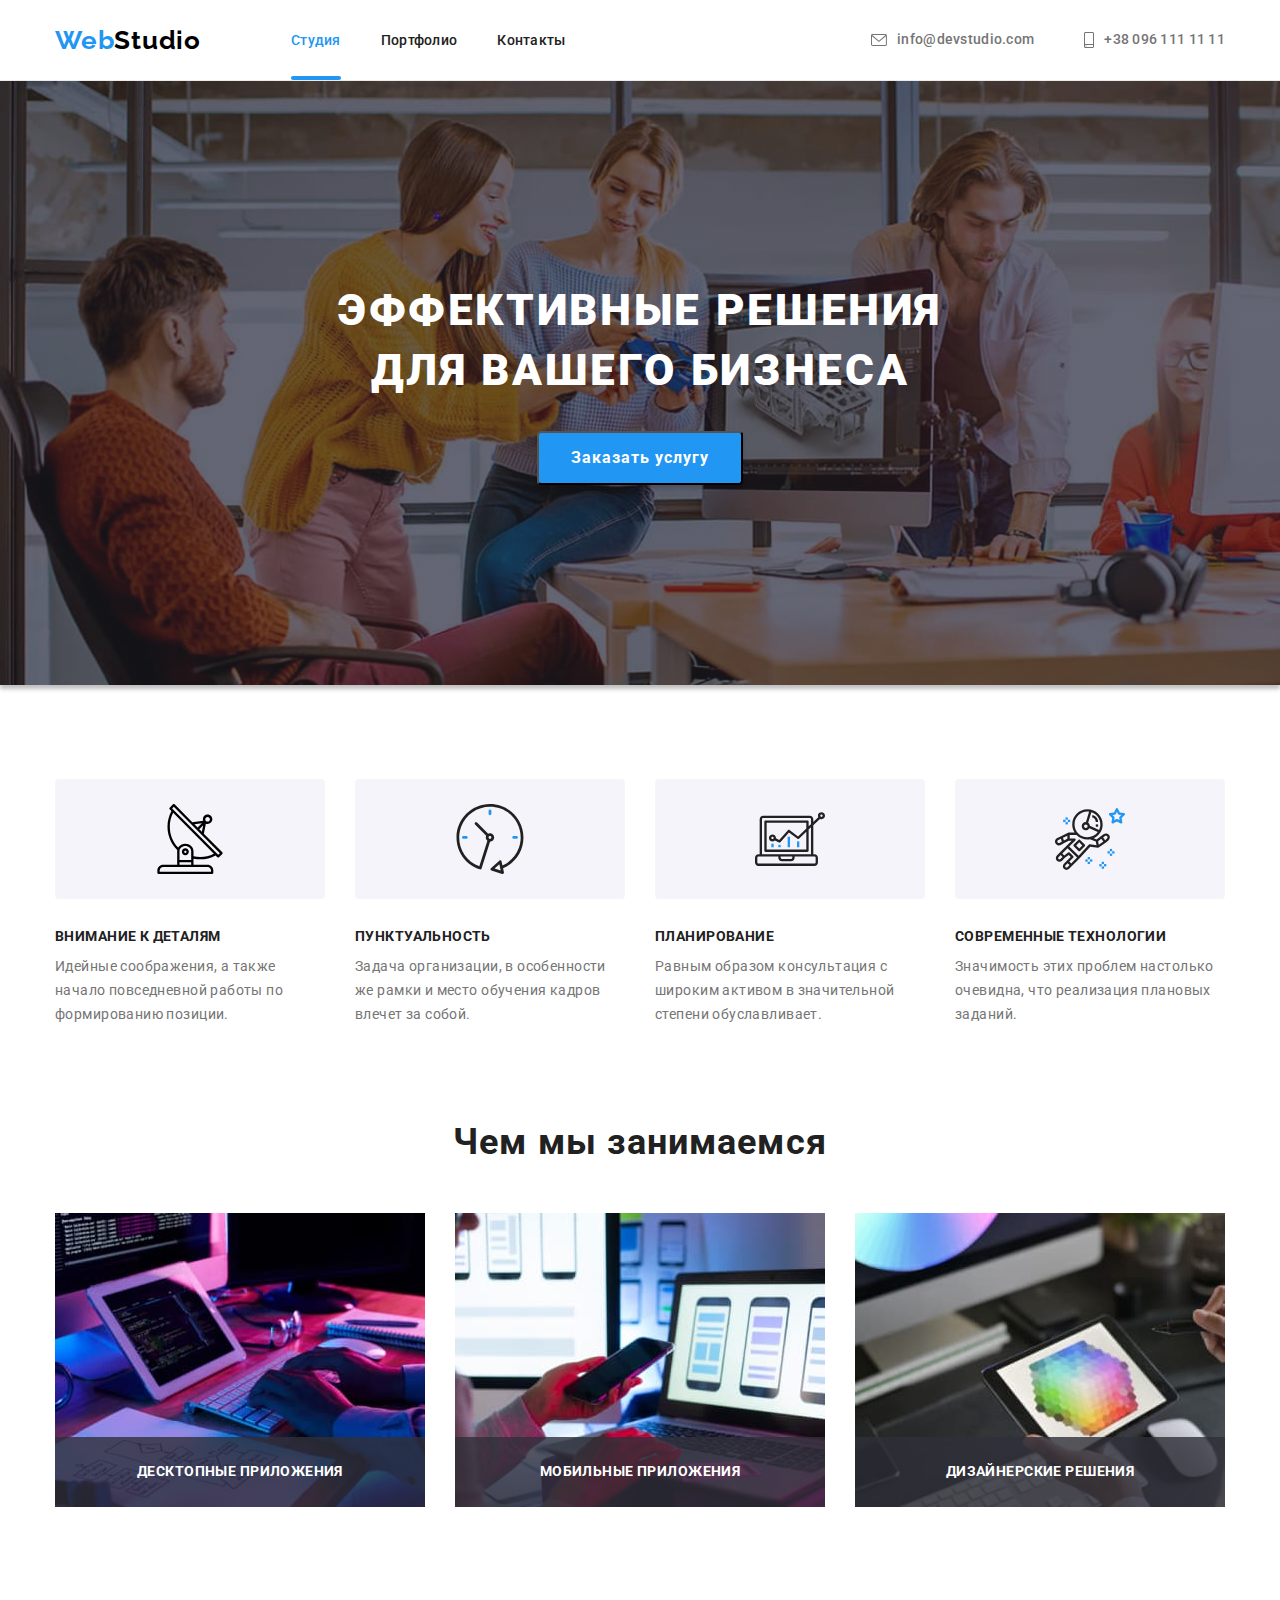
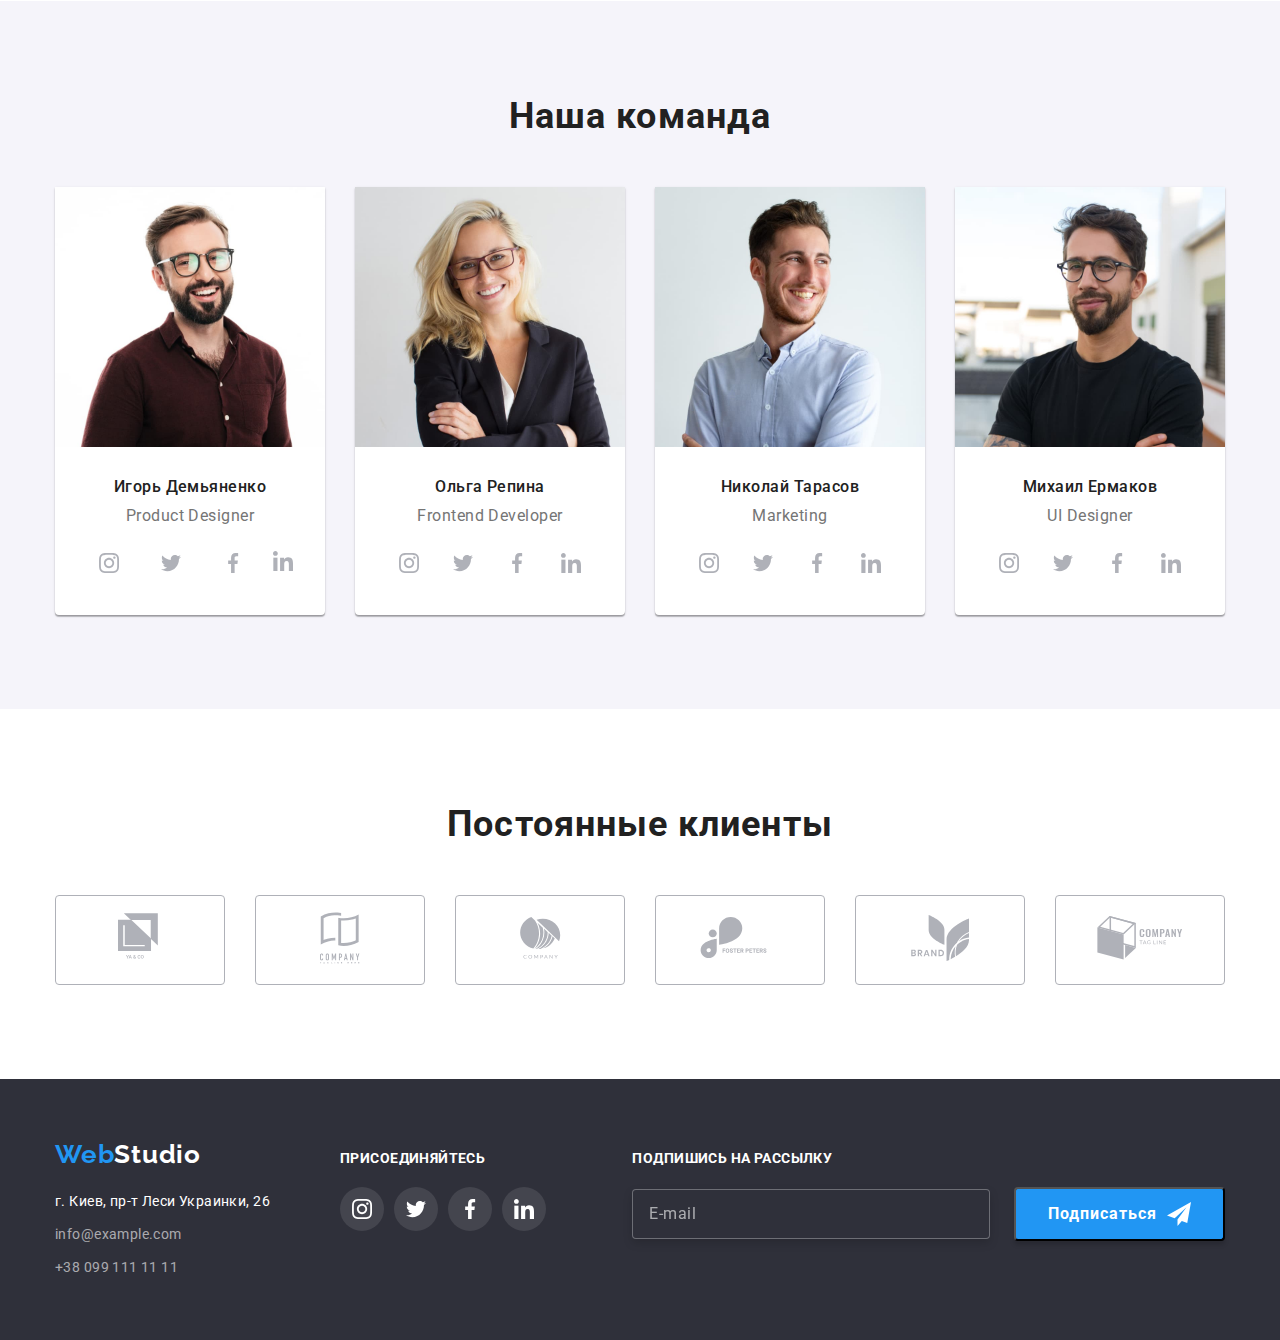
<file: index.html>
<!DOCTYPE html>
<html lang="ru">
<head>
    <meta charset="UTF-8">
    <meta name="viewport" content="width=device-width, initial-scale=1.0">
    <title>Веб Студия</title>
    <link rel="stylesheet" href="https://cdnjs.cloudflare.com/ajax/libs/modern-normalize/1.0.0/modern-normalize.min.css">
    <link rel="preconnect" href="https://fonts.gstatic.com">
    <link href="https://fonts.googleapis.com/css2?family=Raleway:wght@700&family=Roboto:wght@400;500;700;900&display=swap"
        rel="stylesheet">
    <link rel="stylesheet" href="./css/main.min.css" />

    <!-- Подключение анимации-->
        <link rel="stylesheet" href="https://cdnjs.cloudflare.com/ajax/libs/animate.css/4.1.1/animate.min.css" />
</head>
<body>
     <header class="page-header">
            <div class="page-header__container container about__container">
                <nav class="page-header__navigation">
                    <a class="page-logo link animate__heartBeat" lang="en" href=""><span class="page-logo__logo-text--accent-color">Web</span>Studio</a>
                    <ul class="page-header__navigation-list list">
                        <li class="page-header__navigation-item link">
                            <a class="page-header__navigation-link link page-header__navigation-link--active" href="">Студия</a>
                        </li>
                        <li class="page-header__navigation-item link">
                            <a class="page-header__navigation-link link" href="./portfolio.html">Портфолио</a>
                        </li>
                        <li class="page-header__navigation-item link">
                            <a class="page-header__navigation-link link" href="">Контакты</a>
                        </li>
                    </ul>
                </nav>
                <ul class="page-header__contact-list list">
                    <li class="page-header__contact-item">
                        <a class="mail-link link" href="mailto:info@devstudio.com">
                            <svg class="mail-icon" width="16" height="12">
                                <use href="./images/icons.svg#icon-envelope-hover"></use>
                            </svg>info@devstudio.com</a>
                    </li>
                    <li class="page-header__contact-item">
                        <a class="tel-link link" href="tel:+380961111111">
                            <svg class="tel-icon" width="10" height="16">
                                <use href="./images/icons.svg#icon-smartphone"></use>
                            </svg>+38 096 111 11 11</a>
                    </li>
                </ul>
            </div>
    </header>    
        <main>

            <!--Секция Hero-->
            
            <section class="hero">
                <div class="hero__container">
                    <h1 class="hero__title">Эффективные решения для вашего бизнеса</h1>
                    <button class="button" type="button" data-modal-open>Заказать услугу</button>
                </div>
            </section>

            <!--Секция Преимущества-->

            <section class="about">
                <div class="about__container">
                    <h2 class="about__title visually-hidden">Преимущества Веб Студии</h2>
                    
                    <ul class="about__advantages-list list">
                        <li class="about__advantages-list-item">
                            <div class="about__icon-box">
                                <svg class="about__advantages-icon" width="70" height="70">
                                    <use href="./images/icons.svg#icon-antenna"></use>
                                </svg>
                            </div>
                            <h3 class="about__advantages-designation">Внимание к деталям</h3>
                            <p class="about__advantages-description">Идейные соображения, а также начало повседневной работы по формированию
                                позиции.
                            </p>
                        </li>
                        <li class="about__advantages-list-item">
                            <div class="about__icon-box">
                                <svg class="about__advantages-icon" width="70" height="70">
                                    <use href="./images/icons.svg#icon-clock"></use>
                                </svg>
                            </div>
                            <h3 class="about__advantages-designation">Пунктуальность</h3>
                            <p class="about__advantages-description">Задача организации, в особенности же рамки и место обучения кадров влечет за
                                собой.
                            </p>
                        </li>
                        <li class="about__advantages-list-item">
                            <div class="about__icon-box">
                                <svg class="about__advantages-icon" width="70" height="70">
                                    <use href="./images/icons.svg#icon-diagram"></use>
                                </svg>
                            </div>
                            <h3 class="about__advantages-designation">Планирование</h3>
                            <p class="about__advantages-description">Равным образом консультация с широким активом в значительной степени
                                обуславливает.
                            </p>
                        </li>
                        <li class="about__advantages-list-item">
                            <div class="about__icon-box">
                                <svg class="about__advantages-icon" width="70" height="70">
                                    <use href="./images/icons.svg#icon-astronaut"></use>
                                </svg>
                            </div>
                            <h3 class="about__advantages-designation">Современные технологии</h3>
                            <p class="about__advantages-description">Значимость этих проблем настолько очевидна, что реализация плановых заданий.
                            </p>
                        </li>
                    </ul>
                </div>
            </section>

            <!--Род деятельности-->

            <section class="about about--for-skills">
                <div class="about__container">
                    <h2 class="about__title">Чем мы занимаемся</h2>
                    <ul class="about__skills-list list">
                        <li class="about__skills-list-item">
                            <div class="about__skill-thumb">
                                <img class="about__skill-image" src="./images/what-we-do/img-1.jpg" width="370" height="294"
                                    alt="Веб разработчик стилизирует сайт с помощью каскадной таблицы стилей." />
                                    <p class="about__skill-example">Десктопные приложения</p>
                            </div>
                        </li>
                        <li class="about__skills-list-item">
                            <div class="about__skill-thumb"> 
                                <img class="about__skill-image" src="./images/what-we-do/img-2.jpg" width="370" height="294"
                                    alt="Веб дизайнер подбирает дизайн сайта для мобильного телефона." />
                                <p class="about__skill-example">Мобильные приложения</p>
                            </div>
                        </li>
                        <li class="about__skills-list-item">
                            <div class="about__skill-thumb">
                                <img class="skills__image" src="./images/what-we-do/img-3.jpg" width="370" height="294"
                                    alt="Веб дизайнер смотрит на палитру цветов на планшете." />
                                <p class="about__skill-example">Дизайнерские решения</p>
                            </div>
                        </li>
                    </ul>
                </div>
            </section>
            
            <!--Наша команда-->

            <section class="about about--team">
                <div class="about__container">
                    <h2 class="about__title">Наша команда</h2>
                    <ul class="about__team-list list">
                        <li class="about__team-list-item">
                            <img class="about__team-member-photo" src="./images/team/img.jpg" width="270" height="260"
                                alt="Улыбающийся парень с бородой, в очках, бордовой рубашке." />
                           <div class="about__team-member-description">
                                <h3 class="about__team-member-name">Игорь Демьяненко</h3>
                                <p class="about__team-member-job" lang="en">Product Designer</p>
                                <ul class="social-list">
                                    <li class="social-list__item list">
                                        <a href="" class="social-list__link link">
                                            <svg class="social-list__icon" width="20" height="20">
                                                <use href="./images/icons.svg#icon-instagram"></use>
                                            </svg>
                                        </a>
                                    </li>
                                    <li class="social-list__item list">
                                        <a href="" class="social-list__link link">
                                            <svg class="social-list__icon" width="20" height="20">
                                                 <use href="./images/icons.svg#icon-twitter"></use>
                                            </svg>
                                        </a>
                                    </li>
                                    <li class="social-list__item list">
                                        <a href="" class="social-list__link link">
                                            <svg class="social-list__icon" width="20" height="20">
                                                <use href="./images/icons.svg#icon-facebook"></use>
                                            </svg>
                                        </a>
                                    </li>
                                    <li class="social-list__item list">
                                        <a href="" class="social-list__ink link">
                                            <svg class="social-list__icon" width="20" height="20">
                                                <use href="./images/icons.svg#icon-linkedin"></use>
                                         </svg>
                                        </a>
                                    </li>
                                </ul>
                           </div>
                        </li>
                        <li class="about__team-list-item">
                            <img class="about__team-member-photo" src="./images/team/img-1.jpg" width="270" height="260"
                                alt="Улыбающаяся девушка блондинка, в очках и темно-сером пиджаке." />
                            <div class="about__team-member-description">
                                <h3 class="about__team-member-name">Ольга Репина</h3>
                                <p class="about__team-member-job" lang="en">Frontend Developer</p>
                                <ul class="social-list">
                                    <li class="social-list__item list">
                                        <a href="" class="social-list__link link">
                                            <svg class="social-list__icon" width="20" height="20">
                                                <use href="./images/icons.svg#icon-instagram"></use>
                                            </svg>
                                        </a>
                                    </li>
                                    <li class="social-list__item list">
                                        <a href="" class="social-list__link link">
                                            <svg class="social-list__icon" width="20" height="20">
                                                <use href="./images/icons.svg#icon-twitter"></use>
                                            </svg>
                                        </a>
                                    </li>
                                    <li class="social-list__item list">
                                        <a href="" class="social-list__link link">
                                            <svg class="social-list__icon" width="20" height="20">
                                                <use href="./images/icons.svg#icon-facebook"></use>
                                            </svg>
                                        </a>
                                    </li>
                                    <li class="social-list__item list">
                                        <a href="" class="social-list__link link">
                                            <svg class="social-list__icon" width="20" height="20">
                                                <use href="./images/icons.svg#icon-linkedin"></use>
                                            </svg>
                                        </a>
                                    </li>
                                </ul>
                            </div>
                        </li>
                        <li class="about__team-list-item">
                            <img class="about__team-member-photo" src="./images/team/img-2.jpg" width="270" height="260"
                                alt="Улыбающийся парень, смотрящий в сторону, в голубой рубашке." />
                            <div class="about__team-member-description">
                                <h3 class="about__team-member-name">Николай Тарасов</h3>
                                <p class="about__team-member-job" lang="en">Marketing</p>
                                <ul class="social-list">
                                    <li class="social-list__item list">
                                        <a href="" class="social-list__link link">
                                            <svg class="social-list__icon" width="20" height="20">
                                                <use href="./images/icons.svg#icon-instagram"></use>
                                            </svg>
                                        </a>
                                    </li>
                                    <li class="social-list__item list">
                                        <a href="" class="social-list__link link">
                                            <svg class="social-list__icon" width="20" height="20">
                                                <use href="./images/icons.svg#icon-twitter"></use>
                                            </svg>
                                        </a>
                                    </li>
                                    <li class="social-list__item list">
                                        <a href="" class="social-list__link link">
                                            <svg class="social-list__icon" width="20" height="20">
                                                <use href="./images/icons.svg#icon-facebook"></use>
                                            </svg>
                                        </a>
                                    </li>
                                    <li class="social-list__item list">
                                        <a href="" class="social-list__link link">
                                            <svg class="social-list__icon" width="20" height="20">
                                                <use href="./images/icons.svg#icon-linkedin"></use>
                                            </svg>
                                        </a>
                                    </li>
                                </ul>
                            </div>
                        </li>
                        <li class="about__team-list-item">
                            <img class="about__team-member-photo" src="./images/team/img-3.jpg" width="270" height="260"
                                alt="Улыбающийся парень с бородой, в очках и в черной футболке." />
                           <div class="about__team-member-description">
                                <h3 class="about__team-member-name">Михаил Ермаков</h3>
                                <p class="about__team-member-job" lang="en">UI Designer</p>
                                <ul class="social-list">
                                    <li class="social-list__item list">
                                        <a href="" class="social-list__link link">
                                            <svg class="social-list__icon" width="20" height="20">
                                                <use href="./images/icons.svg#icon-instagram"></use>
                                            </svg>
                                        </a>
                                    </li>
                                    <li class="social-list__item list">
                                        <a href="" class="social-list__link link">
                                            <svg class="social-list__icon" width="20" height="20">
                                                <use href="./images/icons.svg#icon-twitter"></use>
                                            </svg>
                                        </a>
                                    </li>
                                    <li class="social-list__item list">
                                        <a href="" class="social-list__link link">
                                            <svg class="social-list__icon" width="20" height="20">
                                                <use href="./images/icons.svg#icon-facebook"></use>
                                            </svg>
                                        </a>
                                    </li>
                                    <li class="social-list__item list">
                                        <a href="" class="social-list__link link">
                                            <svg class="social-list__icon" width="20" height="20">
                                                <use href="./images/icons.svg#icon-linkedin"></use>
                                            </svg>
                                        </a>
                                    </li>
                                </ul>
                           </div>
                        </li>
                    </ul>
                </div>
            </section>

            <!--Секция Клиенты-->
            <section class="about">
                <div class="about__container">
                    <h2 class="about__title">Постоянные клиенты</h2>
                      <ul class="about__customers-list list">
                        <li class="about__customers-list-item">
                            <a class="about__customer-icon-box">
                                <svg class="about__customer-icon" width="44" height="49">
                                    <use href="./images/icons.svg#icon-logo-1"></use>
                                </svg>
                            </a>
                        </li>
                        <li class="about__customers-list-item">
                            <a class="about__customer-icon-box">
                                <svg class="about__customer-icon" width="40" height="52">
                                    <use href="./images/icons.svg#icon-logo-2"></use>
                                </svg>
                            </a>
                        </li>
                        <li class="about__customers-list-item">
                            <a class="about__customer-icon-box">
                                <svg class="about__customer-icon" width="41" height="42">
                                    <use href="./images/icons.svg#icon-logo-3"></use>
                                </svg>
                            </a>
                        </li>
                        <li class="about__customers-list-item">
                            <a class="about__customer-icon-box">
                                <svg class="about__customer-icon" width="80" height="42">
                                    <use href="./images/icons.svg#icon-logo-4"></use>
                                </svg>
                            </a>
                        </li>
                        <li class="about__customers-list-item">
                            <a class="about__customer-icon-box">
                                <svg class="about__customer-icon" width="60" height="46">
                                    <use href="./images/icons.svg#icon-logo-5"></use>
                                </svg>
                            </a>
                        </li>
                        <li class="about__customers-list-item">
                            <a class="about__customer-icon-box">
                                <svg class="about__customer-icon" width="88" height="44">
                                    <use href="./images/icons.svg#icon-logo-6"></use>
                                </svg>
                            </a>
                        </li>
                    </ul>
                </div>
            </section>
        </main>

        <!--FOOTER-->
     <footer class="page-footer">    
            <div class="page-footer__container about__container">
                <div class="page-footer__left-side-wrapper">
                    <a class="page-logo page-logo--footer link" lang="en" href=""><span class="page-logo__logo-text--accent-color">Web</span><span
                            class="page-logo__logo-text--dark-theme">Studio</span></a>
                    <address class="contacts">
                        <ul class="contacts__list list">
                            <li class="contacts__list-item">
                                <a class="contacts__link--light-color-text link" href="https://goo.gl/maps/c7qryHXfXwKfHJzUA" target="_blank"
                                    rel="noopener noreferrer">г. Киев, пр-т Леси Украинки, 26</a>
                            </li>
                            <li class="contacts__list-item">
                                <a class="contacts__link link" href="mailto:info@example.com">info@example.com</a>
                            </li>
                            <li class="contacts__list-item">
                                <a class="contacts__link link" href="tel:+380991111111">+38 099 111 11 11</a>
                            </li>
                        </ul>
                    </address>
                </div>
                <div class="page-footer__social-links-wrapper">
                    <p class="page-footer__enjoy-title">Присоединяйтесь</p>
                    <ul class="page-footer__social-list">
                        <li class="page-footer__social-list-item list">
                            <a href="" class="page-footer__social-list-link link">
                                <svg class="page-footer__social-list-icon" width="20" height="20">
                                    <use href="./images/icons.svg#icon-instagram"></use>
                                </svg>
                            </a>
                        </li>
                        <li class="page-footer__social-list-item list">
                            <a href="" class="page-footer__social-list-link link">
                                <svg class="page-footer__social-list-icon" width="20" height="20">
                                    <use href="./images/icons.svg#icon-twitter"></use>
                                </svg>
                            </a>
                        </li>
                        <li class="page-footer__social-list-item list">
                            <a href="" class="page-footer__social-list-link link">
                                <svg class="page-footer__social-list-icon" width="20" height="20">
                                    <use href="./images/icons.svg#icon-facebook"></use>
                                </svg>
                            </a>
                        </li>
                        <li class="page-footer__social-list-item list">
                            <a href="" class="page-footer__social-list-link link">
                                <svg class="page-footer__social-list-icon" width="20" height="20">
                                    <use href="./images/icons.svg#icon-linkedin"></use>
                                </svg>
                            </a>
                        </li>
                    </ul>
                </div>
                <div class="page-footer__form-wrapper">
                    <b class="page-footer__form-title">Подпишись на рассылку</b>
                       <form action="#" class="form">
                             <input type="email" class="form__input" name="user-email-footer-input" placeholder="E-mail">
                             <button type="submit" class="form__button button">Подписаться
                                <svg class="form__button-icon" width="24" height="24">
                                    <use href="./images/icons.svg#icon_send"></use>
                                </svg>
                          </button>
                        </form>
                </div>
            </div>
    </footer>

                <!-- БЕКДРОП -->
    <div class="backdrop is-hidden" data-modal>
        <div class="backdrop__modal animate__zoomInDown">
            <form action="#" class="modal-form">
                <p class="modal-form__title">Оставьте свои данные, мы вам перезвоним</p>
                <label class="modal-form__field">
                    Имя
                    <span class="modal-form__field-wrapper">
                        <input type="text" name="user-name" required minlength="2" class="modal-form__input">
                        <svg class="modal-form__icon" width="18" height="18">
                            <use href="./images/icons.svg#icon-person"></use>
                        </svg>
                    </span>
                </label>
            
                <label class="modal-form__field">
                    Телефон
                    <span class="modal-form__field-wrapper">
                        <input type="number" name="user-tel" class="modal-form__input" required title="+38 (050) 333-33-33">
                        <svg class="modal-form__icon" width="18" height="18">
                            <use href="./images/icons.svg#icon-phone"></use>
                        </svg>
                    </span>
                </label>
            
                <label class="modal-form__field">
                    Почта
                    <span class="modal-form__field-wrapper">
                        <input type="email" name="user-email" class="modal-form__input" required>
                    
                        <svg class="modal-form__icon" width="18" height="18">
                            <use href="./images/icons.svg#icon-email"></use>
                        </svg>
                    </span>
                </label>
            
                <label class="modal-form__field">
                    Комментарий
                    <textarea name="comment" class="modal-form__comment-field" placeholder="Введите текст"></textarea>
                </label>
                
                <input type="checkbox" id="agreement" name="agreement" class="modal-form__check-mark visually-hidden">
                <label for="agreement" class="modal-form__agreement">
                    Соглашаюсь с рассылкой и принимаю&nbsp;
                    <a class="modal-form__link" href="">Условия договора</a>
                </label>
                    <button class="modal-form__btn" type="submit">Отправить</button>
            </form>
            <button class="modal-form__btn-close" type="button" data-modal-close>
                <svg class="modal-form__cross-icon" width="11" height="11">
                    <use href="./images/icons.svg#icon-close"></use>
                </svg>
            </button>
        </div>
    </div>
    <script src="./js/modal.js"></script>
</body>
</html>
</file>
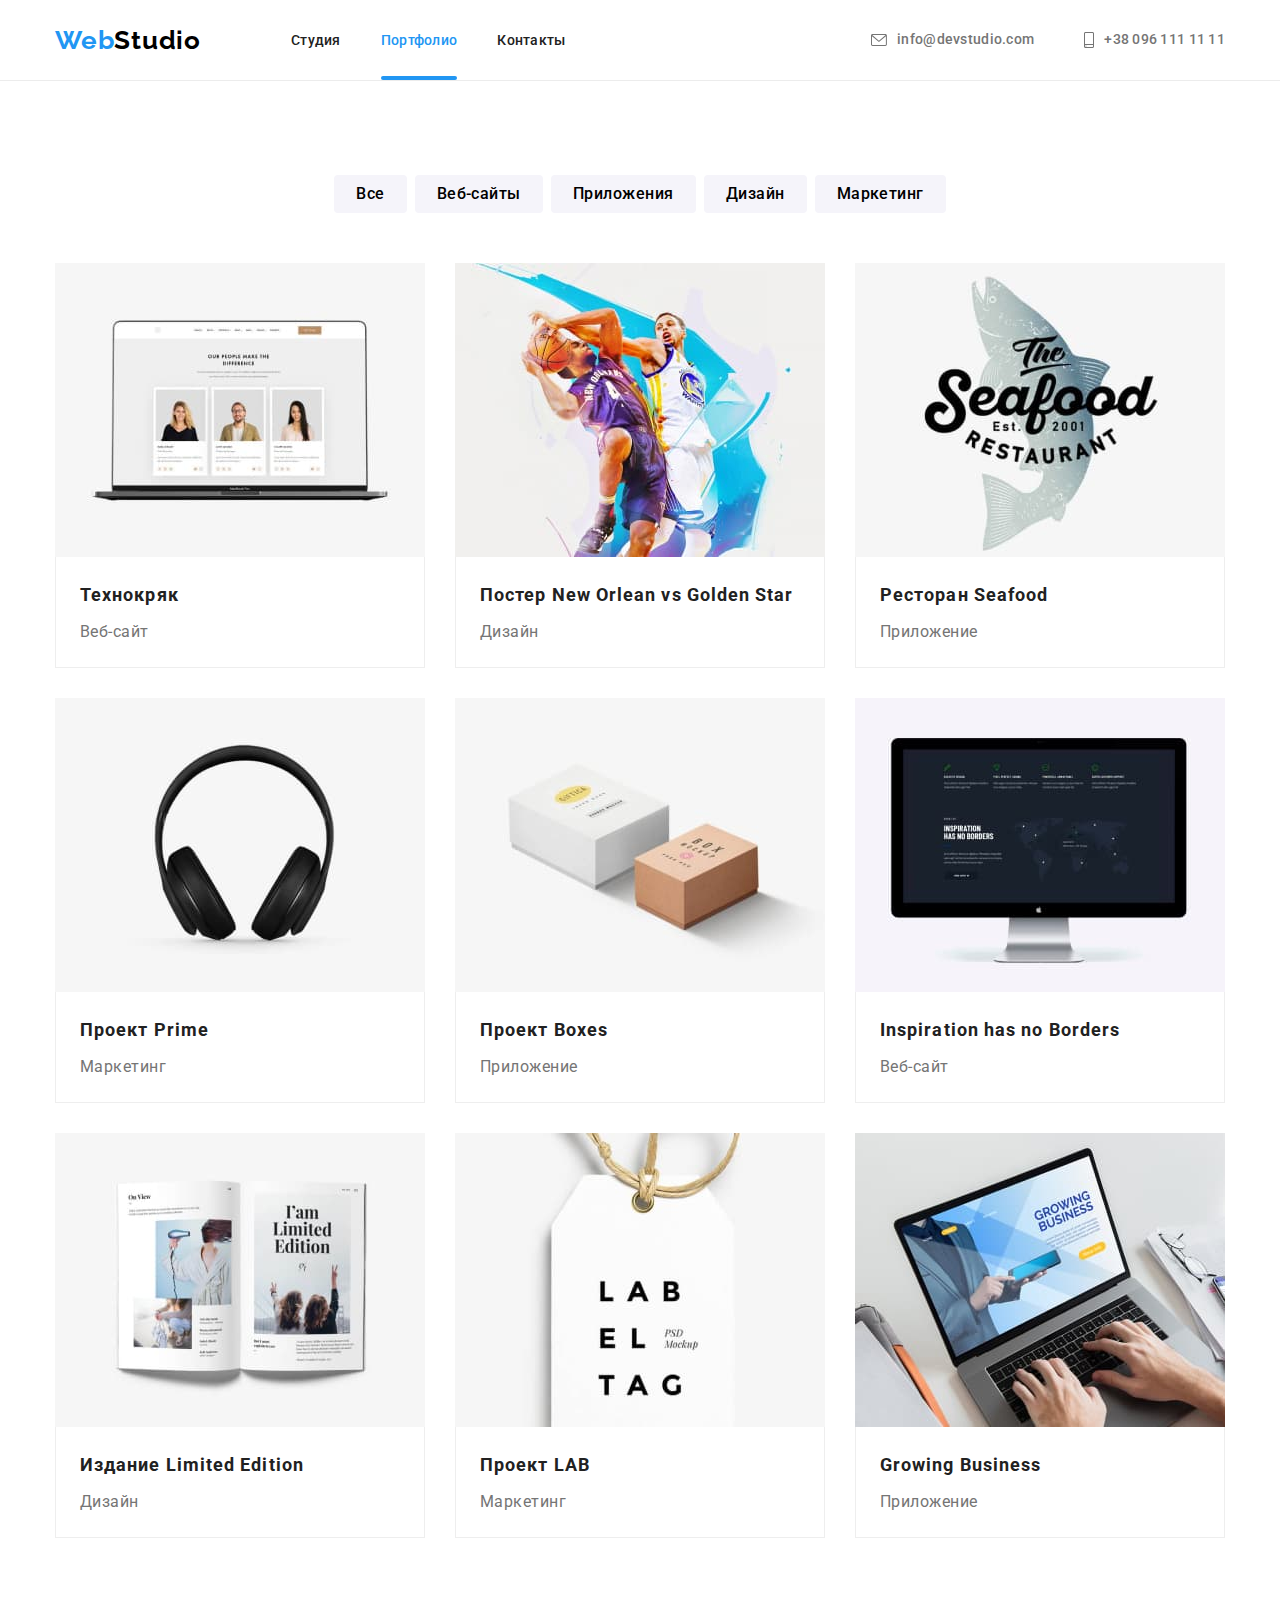
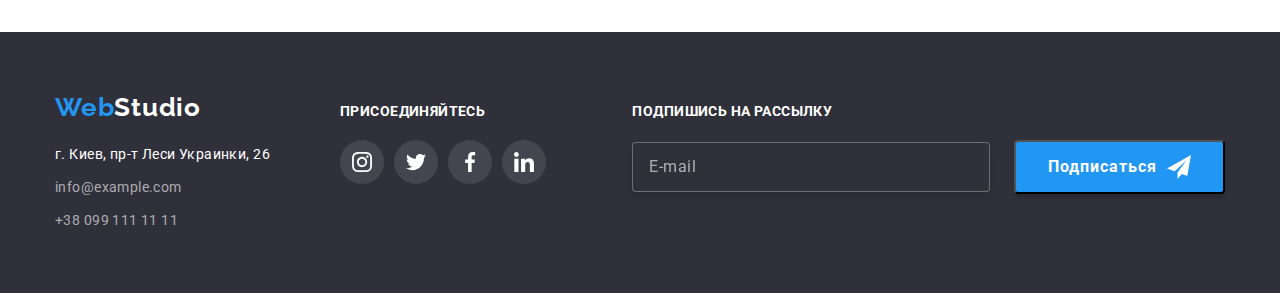
<file: portfolio.html>
<!DOCTYPE html>
<html lang="ru">

<head>
    <meta charset="UTF-8">
    <meta name="viewport" content="width=device-width, initial-scale=1.0">
    <title>Портфолио</title>
    <link rel="stylesheet" href="https://cdnjs.cloudflare.com/ajax/libs/modern-normalize/1.0.0/modern-normalize.min.css">
    <link rel="preconnect" href="https://fonts.gstatic.com">
    <link href="https://fonts.googleapis.com/css2?family=Raleway:wght@700&family=Roboto:wght@400;500;700;900&display=swap"
        rel="stylesheet">
    <link rel="stylesheet" href="./css/main.min.css" />

    <!-- Подключение анимации-->
    <link rel="stylesheet" href="https://cdnjs.cloudflare.com/ajax/libs/animate.css/4.1.1/animate.min.css" />
</head>
<body>
    <header class="page-header">
        <div class="page-header__container container about__container">
            <nav class="page-header__navigation">
                <a class="page-logo link animate__heartBeat" lang="en" href=""><span
                        class="page-logo__logo-text--accent-color">Web</span>Studio</a>
                <ul class="page-header__navigation-list list">
                    <li class="page-header__navigation-item link">
                        <a class="page-header__navigation-link link" href="./index.html">Студия</a>
                    </li>
                    <li class="page-header__navigation-item link">
                        <a class="page-header__navigation-link page-header__navigation-link--active link" href="">Портфолио</a>
                    </li>
                    <li class="page-header__navigation-item link">
                        <a class="page-header__navigation-link link" href="">Контакты</a>
                    </li>
                </ul>
            </nav>
            <ul class="page-header__contact-list list">
                <li class="page-header__contact-item">
                    <a class="mail-link link" href="mailto:info@devstudio.com">
                        <svg class="mail-icon" width="16" height="12">
                            <use href="./images/icons.svg#icon-envelope-hover"></use>
                        </svg>info@devstudio.com</a>
                </li>
                <li class="page-header__contact-item">
                    <a class="tel-link link" href="tel:+380961111111">
                        <svg class="tel-icon" width="10" height="16">
                            <use href="./images/icons.svg#icon-smartphone"></use>
                        </svg>+38 096 111 11 11</a>
                </li>
            </ul>
        </div>
    </header>
    <main>

        <!--Галлерея работ-->
        <section class="about">
            <h1 class="about__title visually-hidden">Галлерея работ</h1>
        
        <!--Список фильтров галлереи-->
               <div class="about__container">
                    <ul class="filter-btns-list list">
                        <li class="filter-btns-list__item">
                            <button class="filter-btns-list__btn" type="button">Все</button>
                        </li>
                        <li class="filter-btns-list__item">
                            <button class="filter-btns-list__btn" type="button">Веб-сайты</button>
                        </li>
                        <li class="filter-btns-list__item">
                            <button class="filter-btns-list__btn" type="button">Приложения</button>
                        </li>
                        <li class="filter-btns-list__item">
                            <button class="filter-btns-list__btn" type="button">Дизайн</button>
                        </li>
                        <li class="filter-btns-list__item">
                            <button class="filter-btns-list__btn" type="button">Маркетинг</button>
                        </li>
                    </ul>

        <!-- Карточки работ -->
                    <ul class="project-list list">
                        <li class="project-list__item">
                            <a class="project-list__item-link link" href=""> 
                                <div class="project-list__item-thumb">
                                    <img src="./images/portfolio/technokhryak.jpg"
                                            alt="Изображение ноутбука с открытым веб-сайтом Технокряк" width="370" height="294" />
                                    <p class="project-list__overlay">Технокряк это современная площадка распространения коронавируса. Компании используют эту платформу
                                                для цифрового
                                                шпионажа и атак на защищённые сервера конкурентов.</p>
                                </div>
                                <div class="project-list__card">
                                        <h2 class="project-list__card-title">Технокряк</h2>
                                        <p class="project-list__card-description">Веб-сайт</p>
                                </div>
                            </a>
                        </li>
                    
                        <li class="project-list__item">
                            <a class="project-list__item-link link" href="">
                                <div class="project-list__item-thumb">
                                   <img src="./images/portfolio/poster.jpg"
                                    alt="Постер с двумя баскетболистами в прыжке и с мячом" width="370" height="294" />
                                    <p class="project-list__overlay">Технокряк это современная площадка распространения коронавируса. Компании используют эту платформу
                                        для цифрового
                                        шпионажа и атак на защищённые сервера конкурентов.</p>
                                </div>
                                <div class="project-list__card">
                                    <h2 class="project-list__card-title">Постер <span lang="en">New Orlean vs Golden Star</span></h2>
                                    <p class="project-list__card-description">Дизайн</p>
                                </div>
                            </a>
                        </li>
                    
                        <li class="project-list__item">
                            <a class="project-list__item-link link" href=""> 
                                <div class="project-list__item-thumb">
                                    <img src="./images/portfolio/seafood.jpg"
                                        alt="Логотип с названием ресторана на фоне большой рыбы" width="370" height="294" />
                                    <p class="project-list__overlay">Технокряк это современная площадка распространения коронавируса. Компании используют эту платформу
                                        для цифрового
                                        шпионажа и атак на защищённые сервера конкурентов.</p>
                                </div>
                                <div class="project-list__card">
                                    <h2 class="project-list__card-title">Ресторан <span lang="en">Seafood</span> </h2>
                                    <p class="project-list__card-description">Приложение</p>
                                </div>
                            </a>
                        </li>
                    
                        <li class="project-list__item">
                            <a class="project-list__item-link link" href=""> 
                                <div class="project-list__item-thumb">
                                    <img src="./images/portfolio/prime.jpg"
                                        alt="Изображение наушников с накладными амбушюрами" width="370" height="294" />
                                    <p class="project-list__overlay">Технокряк это современная площадка распространения коронавируса. Компании используют эту платформу
                                        для цифрового
                                        шпионажа и атак на защищённые сервера конкурентов.</p>
                                </div>
                               <div class="project-list__card">
                                    <h2 class="project-list__card-title">Проект <span lang="en">Prime</span></h2>
                                    <p class="project-list__card-description">Маркетинг</p>
                               </div>
                            </a>
                        </li>
                    
                        <li class="project-list__item">
                            <a class="project-list__item-link link" href=""> 
                                <div class="project-list__item-thumb">
                                    <img src="./images/portfolio/boxes.jpg"
                                        alt="Фото двух коробочек, белой и коричневой, разного размера на белом фоне" width="370" height="294" />
                                    <p class="project-list__overlay">Технокряк это современная площадка распространения коронавируса. Компании используют эту платформу
                                        для цифрового
                                        шпионажа и атак на защищённые сервера конкурентов.</p>
                                </div>
                                <div class="project-list__card">
                                    <h2 class="project-list__card-title">Проект <span lang="en">Boxes</span></h2>
                                    <p class="project-list__card-description">Приложение</p>
                                </div>
                            </a>
                        </li>
                    
                        <li class="project-list__item">
                            <a class="project-list__item-link link" href=""> 
                                <div class="project-list__item-thumb">
                                    <img src="./images/portfolio/web-site-inspiration.jpg"
                                        alt="Фото экрана компьютера с открытым сайтом" width="370" height="294" />
                                    <p class="project-list__overlay">Технокряк это современная площадка распространения коронавируса. Компании используют эту платформу
                                        для цифрового
                                        шпионажа и атак на защищённые сервера конкурентов.</p>
                                </div>
                                <div class="project-list__card">
                                    <h2 class="project-list__card-title" lang="en">Inspiration has no Borders</h2>
                                    <p class="project-list__card-description">Веб-сайт</p>
                                </div>
                            </a>
                        </li>
                    
                        <li class="project-list__item">
                            <a class="project-list__item-link link" href=""> 
                                <div class="project-list__item-thumb">
                                    <img src="./images/portfolio/design.jpg"
                                        alt="Разворот журнала на белом фоне" width="370" height="294" />
                                    <p class="project-list__overlay">Технокряк это современная площадка распространения коронавируса. Компании используют эту платформу
                                        для цифрового
                                        шпионажа и атак на защищённые сервера конкурентов.</p>
                                </div>
                                <div class="project-list__card">
                                    <h2 class="project-list__card-title">Издание <span lang="en">Limited Edition</span></h2>
                                    <p class="project-list__card-description">Дизайн</p>
                                </div>
                            </a>
                        </li>
                    
                        <li class="project-list__item">
                            <a class="project-list__item-link link" href=""> 
                                <div class="project-list__item-thumb">
                                    <img src="./images/portfolio/lab.jpg"
                                        alt="Лого фирмы с изображением бирки с надписью" width="370" height="294" />
                                    <p class="project-list__overlay">Технокряк это современная площадка распространения коронавируса. Компании используют эту платформу для цифрового
                                    шпионажа и атак на защищённые сервера конкурентов.</p>    
                                </div>
                                <div class="project-list__card">
                                    <h2 class="project-list__card-title">Проект <span lang="en">LAB</span></h2>
                                    <p class="project-list__card-description">Маркетинг</p>
                                </div>
                            </a>
                        </li>
                    
                        <li class="project-list__item">
                            <a class="project-list__item-link link" href=""> 
                                <div class="project-list__item-thumb">
                                    <img src="./images/portfolio/app.jpg" alt="Руки и ноутбук" width="370" height="294" />
                                    <p class="project-list__overlay">Технокряк это современная площадка распространения коронавируса. Компании используют эту платформу
                                        для цифрового
                                        шпионажа и атак на защищённые сервера конкурентов.</p>
                                </div>
                                <div class="project-list__card">
                                    <h2 class="project-list__card-title" lang="en">Growing Business</h2>
                                    <p class="project-list__card-description">Приложение</p>
                                </div>
                            </a>
                        </li>
                    </ul>
                </div>
    </section>            
    </main>

    <!--Футер -->
    <footer class="page-footer">
        <div class="page-footer__container about__container">
            <div class="page-footer__left-side-wrapper">
                <a class="page-logo page-logo--footer link" lang="en" href=""><span
                        class="page-logo__logo-text--accent-color">Web</span><span
                        class="page-logo__logo-text--dark-theme">Studio</span></a>
                <address class="contacts">
                    <ul class="contacts__list list">
                        <li class="contacts__list-item">
                            <a class="contacts__link--light-color-text link" href="https://goo.gl/maps/c7qryHXfXwKfHJzUA"
                                target="_blank" rel="noopener noreferrer">г. Киев, пр-т Леси Украинки, 26</a>
                        </li>
                        <li class="contacts__list-item">
                            <a class="contacts__link link" href="mailto:info@example.com">info@example.com</a>
                        </li>
                        <li class="contacts__list-item">
                            <a class="contacts__link link" href="tel:+380991111111">+38 099 111 11 11</a>
                        </li>
                    </ul>
                </address>
            </div>
            <div class="page-footer__social-links-wrapper">
                <p class="page-footer__enjoy-title">Присоединяйтесь</p>
                <ul class="page-footer__social-list">
                    <li class="page-footer__social-list-item list">
                        <a href="" class="page-footer__social-list-link link">
                            <svg class="page-footer__social-list-icon" width="20" height="20">
                                <use href="./images/icons.svg#icon-instagram"></use>
                            </svg>
                        </a>
                    </li>
                    <li class="page-footer__social-list-item list">
                        <a href="" class="page-footer__social-list-link link">
                            <svg class="page-footer__social-list-icon" width="20" height="20">
                                <use href="./images/icons.svg#icon-twitter"></use>
                            </svg>
                        </a>
                    </li>
                    <li class="page-footer__social-list-item list">
                        <a href="" class="page-footer__social-list-link link">
                            <svg class="page-footer__social-list-icon" width="20" height="20">
                                <use href="./images/icons.svg#icon-facebook"></use>
                            </svg>
                        </a>
                    </li>
                    <li class="page-footer__social-list-item list">
                        <a href="" class="page-footer__social-list-link link">
                            <svg class="page-footer__social-list-icon" width="20" height="20">
                                <use href="./images/icons.svg#icon-linkedin"></use>
                            </svg>
                        </a>
                    </li>
                </ul>
            </div>
            <div class="page-footer__form-wrapper">
                <b class="page-footer__form-title">Подпишись на рассылку</b>
                <form action="#" class="form">
                    <input type="email" class="form__input" name="user-email-footer-input" placeholder="E-mail">
                    <button type="submit" class="form__button button">Подписаться
                        <svg class="form__button-icon" width="24" height="24">
                            <use href="./images/icons.svg#icon_send"></use>
                        </svg>
                    </button>
                </form>
            </div>
        </div>
    </footer>
</body>
</html>
</file>
<file: css/main.min.css>
:root{--main-font: 'Roboto', sans-serif;--secondary-font: 'Raleway', sans-serif;--accent-color: #2196f3;--alternative-accent-color: #188ce8;--first-text-color: #212121;--second-text-color: #757575;--alternative-second-text-color: rgba(255, 255, 255, 0.6);--third-text-color: #ffffff;--light-background-color: #f5f4fa;--dark-background-color: #2f303a;--btn-box-shadow-color: 0px 4px 4px rgba(0, 0, 0, 0.15);--logo-light-theme-color: #000;--social-icons-color-light-theme: #afb1b8;--project-list__overlay-background-color: rgba(33, 150, 243, 0.9)}.visually-hidden{position:absolute !important;clip:rect(1px 1px 1px 1px);clip:rect(1px, 1px, 1px, 1px);padding:0 !important;border:0 !important;height:1px !important;width:1px !important;overflow:hidden}body{font-family:var(--main-font);color:var(--first-text-color)}.link{text-decoration:none;color:var(--first-text-color)}.list{list-style:none}.address{font-style:normal}h1,h2,h3,h4,h5,h6,p{margin:0}ul,ol{margin:0;padding:0}img{display:block}.about{padding-top:94px;padding-bottom:94px}.about__container{margin:0 auto;padding:0 15px;width:1200px}.about__title{font-weight:700;font-size:36px;line-height:1.17;text-align:center;letter-spacing:0.03em;margin-bottom:50px}.page-logo{font-family:var(--secondary-font);font-weight:700;font-size:26px;line-height:1.19;letter-spacing:0.03em;color:var(--logo-light-theme-color);margin-right:90px;padding-top:24px;padding-bottom:24px;animation-duration:3000ms}.page-logo__logo-text--accent-color{color:var(--accent-color)}.page-logo--footer{display:block;margin-right:0;margin-bottom:20px;padding:0}.page-logo__logo-text--dark-theme{color:var(--third-text-color)}.social-list{display:flex;align-items:center;justify-content:space-between}.social-list__link{display:flex;align-items:center;justify-content:center;width:44px;height:44px;border-radius:50%;transition:background-color 250ms cubic-bezier(0.4, 0, 0.2, 1)}.social-list__icon{fill:var(--social-icons-color-light-theme);transition:fill 250ms cubic-bezier(0.4, 0, 0.2, 1)}.social-list__link:hover .social-list__icon,.social-list__link:focus .social-list__icon{fill:var(--third-text-color)}.social-list__link:hover,.social-list__link:focus{background-color:var(--accent-color)}.button{min-width:200px;padding:10px 32px;font-family:inherit;font-weight:700;font-size:16px;line-height:1.88;text-align:center;letter-spacing:0.06em;cursor:pointer;border-radius:4px;color:var(--third-text-color);background-color:var(--accent-color);box-shadow:var(--btn-box-shadow-color);transition:background-color 250ms cubic-bezier(0.4, 0, 0.2, 1)}.page-header{display:flex;align-items:center;border-bottom:1px solid #ececec}.page-header__container{display:flex;align-items:center}.page-header__navigation{display:flex;align-items:center}.page-header__navigation-list{display:flex;align-items:center}.page-header__contact-list,.page-header__contact-item{display:flex;align-items:center}.page-header__contact-list{margin-left:auto}.page-header__contact-item:not(:last-child){margin-right:50px}.page-header__navigation-item:not(:last-child){margin-right:40px}.page-header__navigation-link{font-weight:500;font-size:14px;line-height:1.14;letter-spacing:0.02em;padding-top:32px;padding-bottom:32px;transition-property:color;transition-duration:250ms;transition-timing-function:cubic-bezier(0.4, 0, 0.2, 1)}.mail-link,.tel-link{display:flex;align-items:center;padding-top:32px;padding-bottom:32px;font-weight:500;font-size:14px;line-height:1.14;letter-spacing:0.02em;color:var(--second-text-color);transition-property:color;transition-duration:250ms;transition-timing-function:cubic-bezier(0.4, 0, 0.2, 1)}.mail-icon,.tel-icon{margin-right:10px;cursor:pointer;fill:currentColor}.page-header__navigation-link:hover,.page-header__navigation-link:focus,.mail-link:hover,.mail-link:focus,.tel-link:hover,.tel-link:focus{color:var(--accent-color)}.page-header__navigation-link--active{color:var(--accent-color);position:relative}.page-header__navigation-link--active::after{content:'';position:absolute;left:0;bottom:0;width:100%;height:4px;border-radius:2px;background-color:currentColor}.hero{text-align:center;max-width:1600px;margin:0 auto;background-color:var(--dark-background-color);background-image:linear-gradient(rgba(47,48,58,0.4), rgba(47,48,58,0.4)),url("../images/hero-bgi/background.jpg");background-repeat:no-repeat;background-size:cover;box-shadow:0px 4px 4px rgba(0,0,0,0.25)}.hero__container{text-align:center;padding-top:200px;padding-bottom:200px}.hero__title{max-width:696px;margin-left:auto;margin-right:auto;margin-bottom:30px;text-align:center;font-weight:900;font-size:44px;line-height:1.36;letter-spacing:0.06em;text-transform:uppercase;color:var(--third-text-color)}.backdrop{position:fixed;top:0;left:0;width:100%;height:100%;background-color:rgba(0,0,0,0.2);visibility:visible;opacity:1;transition:opacity 250ms cubic-bezier(0.4, 0, 0.2, 1)}.backdrop.is-hidden{opacity:0;visibility:hidden;pointer-events:none}.backdrop__modal{position:absolute;top:50%;left:50%;transform:translate(-50%, -50%);transform-origin:center left;display:flex;min-width:528px;min-height:581px;padding:40px;box-shadow:0px 1px 3px rgba(0,0,0,0.12),0px 1px 1px rgba(0,0,0,0.14),0px 2px 1px rgba(0,0,0,0.2);border-radius:4px;background-color:var(--third-text-color);transition:transform 500ms cubic-bezier(0.4, 0, 0.2, 1);animation-duration:3000ms}.modal-form{display:flex;flex-direction:column}.modal-form__title{margin-bottom:30px;text-align:center;font-weight:700;font-size:20px;line-height:1.15;letter-spacing:0.03em;color:var(--first-text-color)}.modal-form__field{font-family:inherit;font-weight:400;font-size:12px;line-height:1.17;letter-spacing:0.01em;color:var(--second-text-color)}.modal-form__field:not(:last-child){margin-bottom:10px}.modal-form__field-wrapper{position:relative;display:block}.modal-form__input{display:block;width:100%;min-height:40px;padding:12px 42px;border:1px solid rgba(33,33,33,0.2);border-radius:4px;margin-top:4px;transition:border-color 250ms cubic-bezier(0.4, 0, 0.2, 1)}.modal-form__input:focus{border-color:var(--accent-color);outline:none}.modal-form__icon{position:absolute;display:block;top:50%;left:12px;transform:translateY(-50%);transition:fill 250ms cubic-bezier(0.4, 0, 0.2, 1)}.modal-form__input:focus+.modal-form__icon{fill:var(--accent-color)}.modal-form__comment-field{width:100%;resize:none;min-height:120px;padding:12px 16px;margin-top:4px;border:1px solid rgba(33,33,33,0.2);border-radius:4px;transition:border-color 250ms cubic-bezier(0.4, 0, 0.2, 1)}.modal-form__comment-field:focus{border-color:var(--accent-color);outline:none}.modal-form__comment-field::placeholder{font-family:inherit;font-weight:400;font-size:14px;line-height:1.14;letter-spacing:0.01em;color:rgba(117,117,117,0.5)}.modal-form__agreement{display:flex;align-items:center;margin-bottom:30px;font-family:inherit;font-weight:400;font-size:14px;line-height:1.71;letter-spacing:0.03em;color:var(--second-text-color)}.modal-form__agreement::before{content:' ';display:block;margin-right:8px;width:16px;height:15px;background-image:url(../images/empty_check.svg);background-repeat:no-repeat;background-size:contain;cursor:pointer;transition:background-image 250ms cubic-bezier(0.4, 0, 0.2, 1)}.modal-form__check-mark:checked+.modal-form__agreement::before{border:0.2px solid var(--third-text-color);background-image:url(../images/check.svg);fill:var(--third-text-color);background-repeat:no-repeat;background-size:contain;background-color:var(--alternative-accent-color);outline:none}.modal-form-agreement:focus+.modal-form__agreement::before{border:2px solid var(--accent-color)}.modal-form__link{color:var(--accent-color)}.modal-form__btn-close{position:absolute;top:8px;right:8px;display:flex;align-items:center;justify-content:center;padding:0;width:30px;height:30px;border:1px solid rgba(0,0,0,0.1);border-radius:50%;background-color:var(--third-text-color);cursor:pointer}.modal-form__btn{min-width:200px;align-self:center;padding:10px;text-align:center;font-family:inherit;font-weight:700;font-size:16px;line-height:1.88;letter-spacing:0.06em;cursor:pointer;border-radius:4px;border:none;color:var(--third-text-color);background-color:var(--accent-color);box-shadow:var(--btn-box-shadow-color);transition:background-color 250ms cubic-bezier(0.4, 0, 0.2, 1)}.modal-form__btn:hover,.modal-form__btn:focus{background-color:var(--alternative-accent-color);border:none}.about__advantages-list{display:flex;margin-left:-30px;margin-top:-30px}.about__advantages-list-item{flex-basis:calc((100% - 120px) / 4);margin-left:30px;margin-top:30px}.about__icon-box{display:flex;align-items:center;justify-content:center;background:var(--light-background-color);border-radius:4px;width:270px;height:120px;margin-bottom:30px}.about__advantages-designation{font-weight:700;font-size:14px;line-height:1.14;letter-spacing:0.03em;text-transform:uppercase;margin-bottom:10px}.about__advantages-description{font-size:14px;line-height:1.71;letter-spacing:0.03em;color:var(--second-text-color)}.about--for-skills{padding-top:0px}.about__skills-list{display:flex;flex-wrap:wrap;margin-left:-30px;margin-top:-30px}.about__skills-list-item{flex-basis:calc((100% - 90px) / 3);margin-left:30px;margin-top:30px}.about__skill-thumb{position:relative}.about__skill-example{position:absolute;left:0;bottom:0;min-width:370px;min-height:70px;padding:27px 0;font-weight:700;font-size:14px;line-height:1.14;text-align:center;letter-spacing:0.03em;text-transform:uppercase;color:var(--third-text-color);background-color:rgba(47,48,58,0.8)}.about--team{background-color:var(--light-background-color)}.about__team-list{display:flex;flex-wrap:wrap;margin-left:-30px;margin-top:-30px}.about__team-list-item{box-shadow:0px 1px 3px rgba(0,0,0,0.12),0px 1px 1px rgba(0,0,0,0.14),0px 2px 1px rgba(0,0,0,0.2);border-radius:0px 0px 4px 4px;background-color:var(--third-text-color);flex-basis:calc((100% - 120px) / 4);margin-left:30px;margin-top:30px}.about__team-member-description{padding:30px 32px}.about__team-member-name{font-weight:500;font-size:16px;line-height:19px;text-align:center;letter-spacing:0.03em;margin-bottom:10px}.about__team-member-job{font-size:16px;line-height:19px;text-align:center;letter-spacing:0.03em;color:var(--second-text-color);margin-bottom:16px}.about__customers-list{display:flex;flex-wrap:wrap;justify-content:center;align-items:center;margin-left:-30px;margin-top:-30px}.about__customers-list-item{display:flex;justify-content:center;align-items:center;flex-basis:calc((100% - 180px) / 6);margin-left:30px;margin-top:30px;border-radius:4px;min-height:90px;border:1px solid var(--social-icons-color-light-theme);color:var(--social-icons-color-light-theme);transition:border 250ms cubic-bezier(0.4, 0, 0.2, 1)}.about__customers-list-item:hover,.about__customers-list-item:focus{fill:var(--accent-color);border:1px solid var(--accent-color)}.about__customer-icon{fill:currentColor;transition:fill 250ms cubic-bezier(0.4, 0, 0.2, 1)}.about__customers-list-item:hover .about__customer-icon,.about__customers-list-item:focus .about__customer-icon{fill:var(--accent-color)}.page-footer{padding-top:60px;padding-bottom:60px;background-color:var(--dark-background-color)}.page-footer__container{display:flex;align-items:baseline}.page-footer__left-side-wrapper{margin-right:70px}.contacts__list{display:flex;flex-direction:column}.contacts__link--light-color-text{font-style:normal;font-size:14px;line-height:1.71;letter-spacing:0.03em;color:var(--third-text-color);transition:color 250ms cubic-bezier(0.4, 0, 0.2, 1)}.contacts__link--light-color-text:hover,.contacts__link--light-color-text:focus{color:var(--accent-color)}.contacts__link{display:block;font-style:normal;font-size:14px;line-height:1.71;letter-spacing:0.03em;color:var(--alternative-second-text-color);transition:color 250ms cubic-bezier(0.4, 0, 0.2, 1)}.contacts__list-item:not(:last-child){margin-bottom:9px}.contacts__link:hover,.contacts__link:focus{color:var(--accent-color)}.page-footer__enjoy-title{font-weight:700;font-size:14px;line-height:1.14;letter-spacing:0.03em;text-transform:uppercase;color:var(--third-text-color);margin-bottom:20px}.page-footer__social-list{display:flex;align-items:center;justify-content:center;justify-content:space-between}.page-footer__social-list-item:not(:last-child){margin-right:10px}.page-footer__social-list-link{display:flex;align-items:center;justify-content:center;width:44px;height:44px;border-radius:50%;background-color:rgba(255,255,255,0.1);transition:background-color 250ms cubic-bezier(0.4, 0, 0.2, 1)}.page-footer__social-list-icon{fill:var(--third-text-color)}.page-footer__social-list-link:hover,.page-footer__social-list-link:focus{background-color:var(--accent-color)}.page-footer__form-wrapper{margin-left:auto}.page-footer__form-title{display:block;font-family:inherit;font-size:14px;line-height:1.14;letter-spacing:0.03em;text-transform:uppercase;color:var(--third-text-color);margin-bottom:20px}.form__input{display:inline-block;min-width:358px;min-height:50px;padding:15px 16px;margin-right:20px;border:1px solid rgba(255,255,255,0.3);filter:drop-shadow(0px 4px 4px rgba(0,0,0,0.15));border-radius:4px;color:var(--third-text-color);background-color:var(--dark-background-color)}.form__input::placeholder{font-family:inherit;font-weight:normal;font-size:16px;line-height:1.25;letter-spacing:0.03em;background-color:inherit;color:rgba(255,255,255,0.6)}.form__input:focus{border:2px solid var(--accent-color);outline:none}.form__button{display:inline-flex;justify-content:center;align-items:center;min-width:200px;min-height:50px;padding:10px 32px;font-family:inherit;font-weight:700;font-size:16px;line-height:1.88;text-align:center;letter-spacing:0.06em;cursor:pointer;border-radius:4px;color:var(--third-text-color);background-color:var(--accent-color);box-shadow:var(--btn-box-shadow-color);transition:background-color 250ms cubic-bezier(0.4, 0, 0.2, 1)}.form__button:hover,.form__button:focus{background-color:var(--alternative-accent-color);outline:none}.form__button-icon{margin-left:10px;fill:currentColor}.filter-btns-list{display:flex;text-align:center;justify-content:center;margin-bottom:50px}.filter-btns-list__item:not(:last-child){margin-right:8px}.filter-btns-list__btn{border-radius:4px;border:none;padding:6px 22px;font-family:inherit;font-weight:500;font-size:16px;line-height:1.62;text-align:center;letter-spacing:0.03em;background-color:var(--light-background-color);cursor:pointer;transition:background-color 250ms cubic-bezier(0.4, 0, 0.2, 1),color 250ms cubic-bezier(0.4, 0, 0.2, 1),box-shadow 250ms cubic-bezier(0.4, 0, 0.2, 1)}.filter-btns-list__btn:hover,.filter-btns-list__btn:focus{background-color:var(--accent-color);color:var(--third-text-color);box-shadow:0px 3px 1px rgba(0,0,0,0.1),0px 1px 2px rgba(0,0,0,0.08),0px 2px 2px rgba(0,0,0,0.12)}.project-list{display:flex;flex-wrap:wrap;margin-left:-30px;margin-top:-30px}.project-list__item{display:flex;flex-basis:calc((100% - 270px) / 3);margin-left:30px;margin-top:30px}.project-list__item-link{display:block;transition:box-shadow 250ms cubic-bezier(0.4, 0, 0.2, 1)}.project-list__item-link:hover,.project-list__item-link:focus{box-shadow:0px 1px 1px rgba(0,0,0,0.12),0px 4px 4px rgba(0,0,0,0.06),1px 4px 6px rgba(0,0,0,0.16)}.project-list__item-thumb{position:relative;overflow:hidden}.project-list__overlay{position:absolute;overflow:auto;width:100%;height:100%;padding:63px 24px;font-weight:400;font-size:18px;line-height:1.56;letter-spacing:0.03em;color:var(--third-text-color);background-color:var(--project-list__overlay-background-color);transform:translatey(0);transition:transform 250ms cubic-bezier(0.4, 0, 0.2, 1)}.project-list__item-link:hover .project-list__overlay,.project-list__item-link:focus .project-list__overlay{transform:translatey(-100%)}.project-list__card-description{font-size:16px;line-height:1.88;letter-spacing:0.03em;color:var(--second-text-color)}.project-list__card-title{font-weight:700;font-size:18px;line-height:2;letter-spacing:0.06em;margin-bottom:4px}.project-list__card{padding:20px 24px;border:1px solid #eeeeee;border-top:none}
/*# sourceMappingURL=main.min.css.map */
</file>
